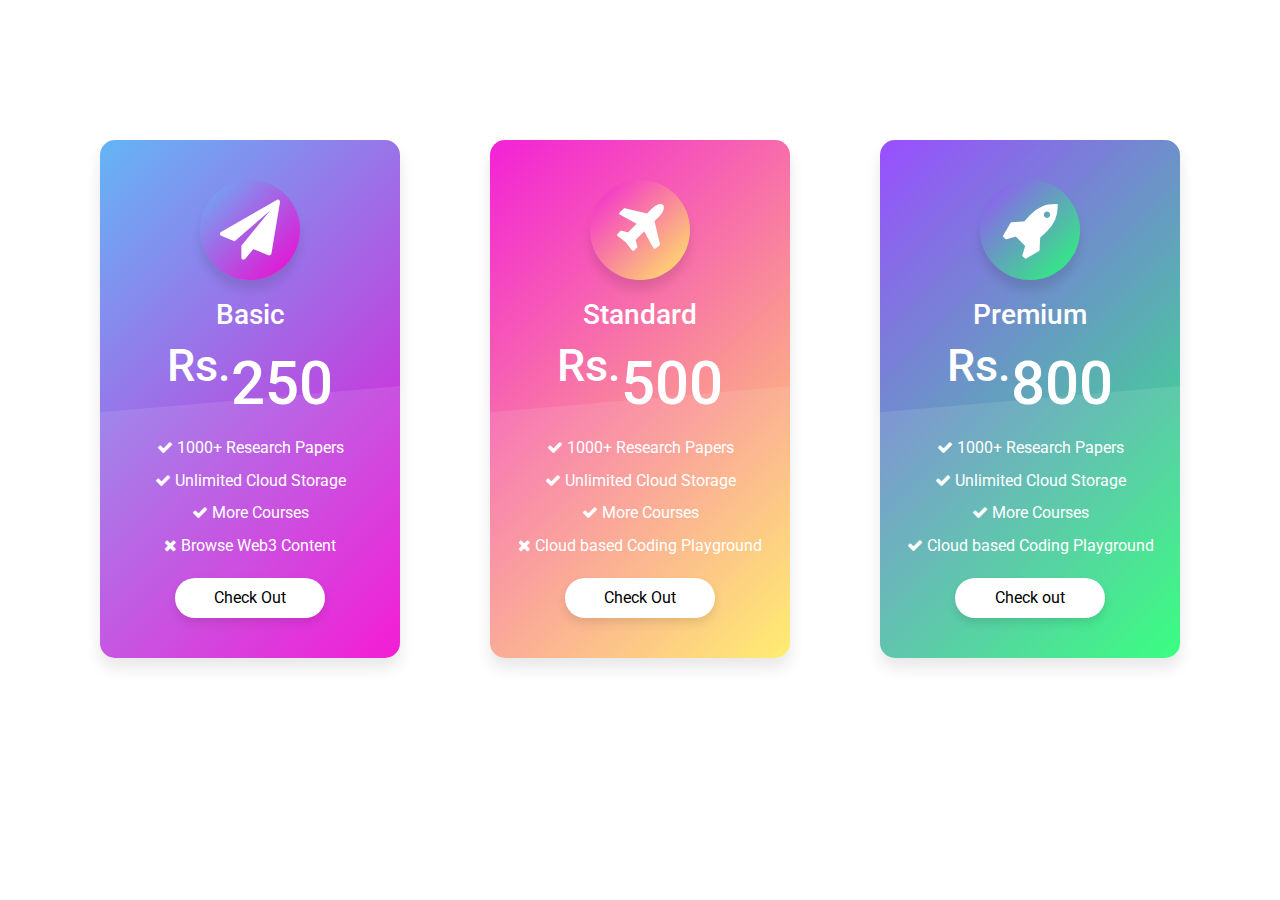
<file: pricing.html>
<html>
<head>
  <meta charset="UTF-8">
  <title>Pricing Table</title>
  <meta name="viewport" content="width=device-width, initial-scale=1.0">
  <meta http-equiv="X-UA-Compatible" content="ie=edge">
<link href="https://maxcdn.bootstrapcdn.com/bootstrap/3.3.7/css/bootstrap.min.css" rel="stylesheet" >
<link href="https://maxcdn.bootstrapcdn.com/font-awesome/4.7.0/css/font-awesome.min.css" rel="stylesheet" >
<link rel="stylesheet" href="styles.css">
</head>
<body>
<section>
  <div class="container-fluid">
    <div class="container">
      <div class="row">
        <div class="col-sm-4">
          <div class="card text-center">
            <div class="title">
              <i class="fa fa-paper-plane" aria-hidden="true"></i>
              <h2>Basic</h2>
            </div>
            <div class="price">
              <h4><sup>Rs.</sup>250</h4>
            </div>
            <div class="option">
              <ul>
              <li> <i class="fa fa-check" aria-hidden="true"></i> 1000+ Research Papers </li>
              <li> <i class="fa fa-check" aria-hidden="true"></i> Unlimited Cloud Storage </li>
              <li> <i class="fa fa-check" aria-hidden="true"></i> More Courses </li>
              <li> <i class="fa fa-times" aria-hidden="true"></i> Browse Web3 Content </li>
              </ul>
            </div>
            <a href="#">Check Out </a>
          </div>
        </div>
        <!-- END Col one -->
        <div class="col-sm-4">
          <div class="card text-center">
            <div class="title">
              <i class="fa fa-plane" aria-hidden="true"></i>
              <h2>Standard</h2>
            </div>
            <div class="price">
              <h4><sup>Rs.</sup>500</h4>
            </div>
            <div class="option">
              <ul>
              <li> <i class="fa fa-check" aria-hidden="true"></i> 1000+ Research Papers </li>
              <li> <i class="fa fa-check" aria-hidden="true"></i> Unlimited Cloud Storage </li>
              <li> <i class="fa fa-check" aria-hidden="true"></i> More Courses </li>
              <li> <i class="fa fa-times" aria-hidden="true"></i> Cloud based Coding Playground </li>
              </ul>
            </div>
            <a href="#">Check Out </a>
          </div>
        </div>
        <!-- END Col two -->
        <div class="col-sm-4">
          <div class="card text-center">
            <div class="title">
              <i class="fa fa-rocket" aria-hidden="true"></i>
              <h2>Premium</h2>
            </div>
            <div class="price">
              <h4><sup>Rs.</sup>800</h4>
            </div>
            <div class="option">
              <ul>
              <li> <i class="fa fa-check" aria-hidden="true"></i> 1000+ Research Papers </li>
              <li> <i class="fa fa-check" aria-hidden="true"></i> Unlimited Cloud Storage </li>
              <li> <i class="fa fa-check" aria-hidden="true"></i> More Courses </li>
              <li> <i class="fa fa-check" aria-hidden="true"></i> Cloud based Coding Playground </li>
              </ul>
            </div>
            <a href="#">Check out </a>
          </div>
        </div>
        <!-- END Col three -->
      </div>
    </div>
  </div>
</section>
</body>
</html>
</file>
<file: styles.css>
@import url('https://fonts.googleapis.com/css?family=Roboto:300');
body{
  margin: 0;
  padding: 0;
 font-family: 'Roboto', sans-serif !important;
}
section{
  width: 100%;
  height: 100vh;
  -webkit-box-sizing: border-box;
          box-sizing: border-box;
          padding: 140px 0;
}
.card{
  position: relative;
  max-width: 300px;
  height: auto;
  background: linear-gradient(-45deg,#fe0847,#feae3f);
  border-radius: 15px;
  margin: 0 auto;
  padding: 40px 20px;
  -webkit-box-shadow: 0 10px 15px rgba(0,0,0,.1) ;
          box-shadow: 0 10px 15px rgba(0,0,0,.1) ;
-webkit-transition: .5s;
transition: .5s;
}
.card:hover{
  -webkit-transform: scale(1.1);
          transform: scale(1.1);
}
.col-sm-4:nth-child(1) .card ,
.col-sm-4:nth-child(1) .card .title .fa{
  background: linear-gradient(-45deg,#f403d1,#64b5f6);

}
.col-sm-4:nth-child(2) .card,
.col-sm-4:nth-child(2) .card .title .fa{
  background: linear-gradient(-45deg,#ffec61,#f321d7);

}
.col-sm-4:nth-child(3) .card,
.col-sm-4:nth-child(3) .card .title .fa{
  background: linear-gradient(-45deg,#24ff72,#9a4eff);

}
.card::before{
  content: '';
  position: absolute;
  bottom: 0;
  left: 0;
  width: 100%;
  height: 40%;
  background: rgba(255, 255, 255, .1);
z-index: 1;
-webkit-transform: skewY(-5deg) scale(1.5);
        transform: skewY(-5deg) scale(1.5);
}
.title .fa{
  color:#fff;
  font-size: 60px;
  width: 100px;
  height: 100px;
  border-radius:  50%;
  text-align: center;
  line-height: 100px;
  -webkit-box-shadow: 0 10px 10px rgba(0,0,0,.1) ;
          box-shadow: 0 10px 10px rgba(0,0,0,.1) ;

}
.title h2 {
  position: relative;
  margin: 20px  0 0;
  padding: 0;
  color: #fff;
  font-size: 28px;
 z-index: 2;
}
.price,.option{
  position: relative;
  z-index: 2;
}
.price h4 {
margin: 0;
padding: 20px 0 ;
color: #fff;
font-size: 60px;
}
.option ul {
  margin: 0;
  padding: 0;

}
.option ul li {
margin: 0 0 10px;
padding: 0;
list-style: none;
color: #fff;
font-size: 16px;
}
.card a {
  position: relative;
  z-index: 2;
  background: #fff;
  color : black;
  width: 150px;
  height: 40px;
  line-height: 40px;
  border-radius: 40px;
  display: block;
  text-align: center;
  margin: 20px auto 0 ;
  font-size: 16px;
  cursor: pointer;
  -webkit-box-shadow: 0 5px 10px rgba(0, 0, 0, .1);
          box-shadow: 0 5px 10px rgba(0, 0, 0, .1);

}
.card a:hover{
    text-decoration: none;
}
</file>
